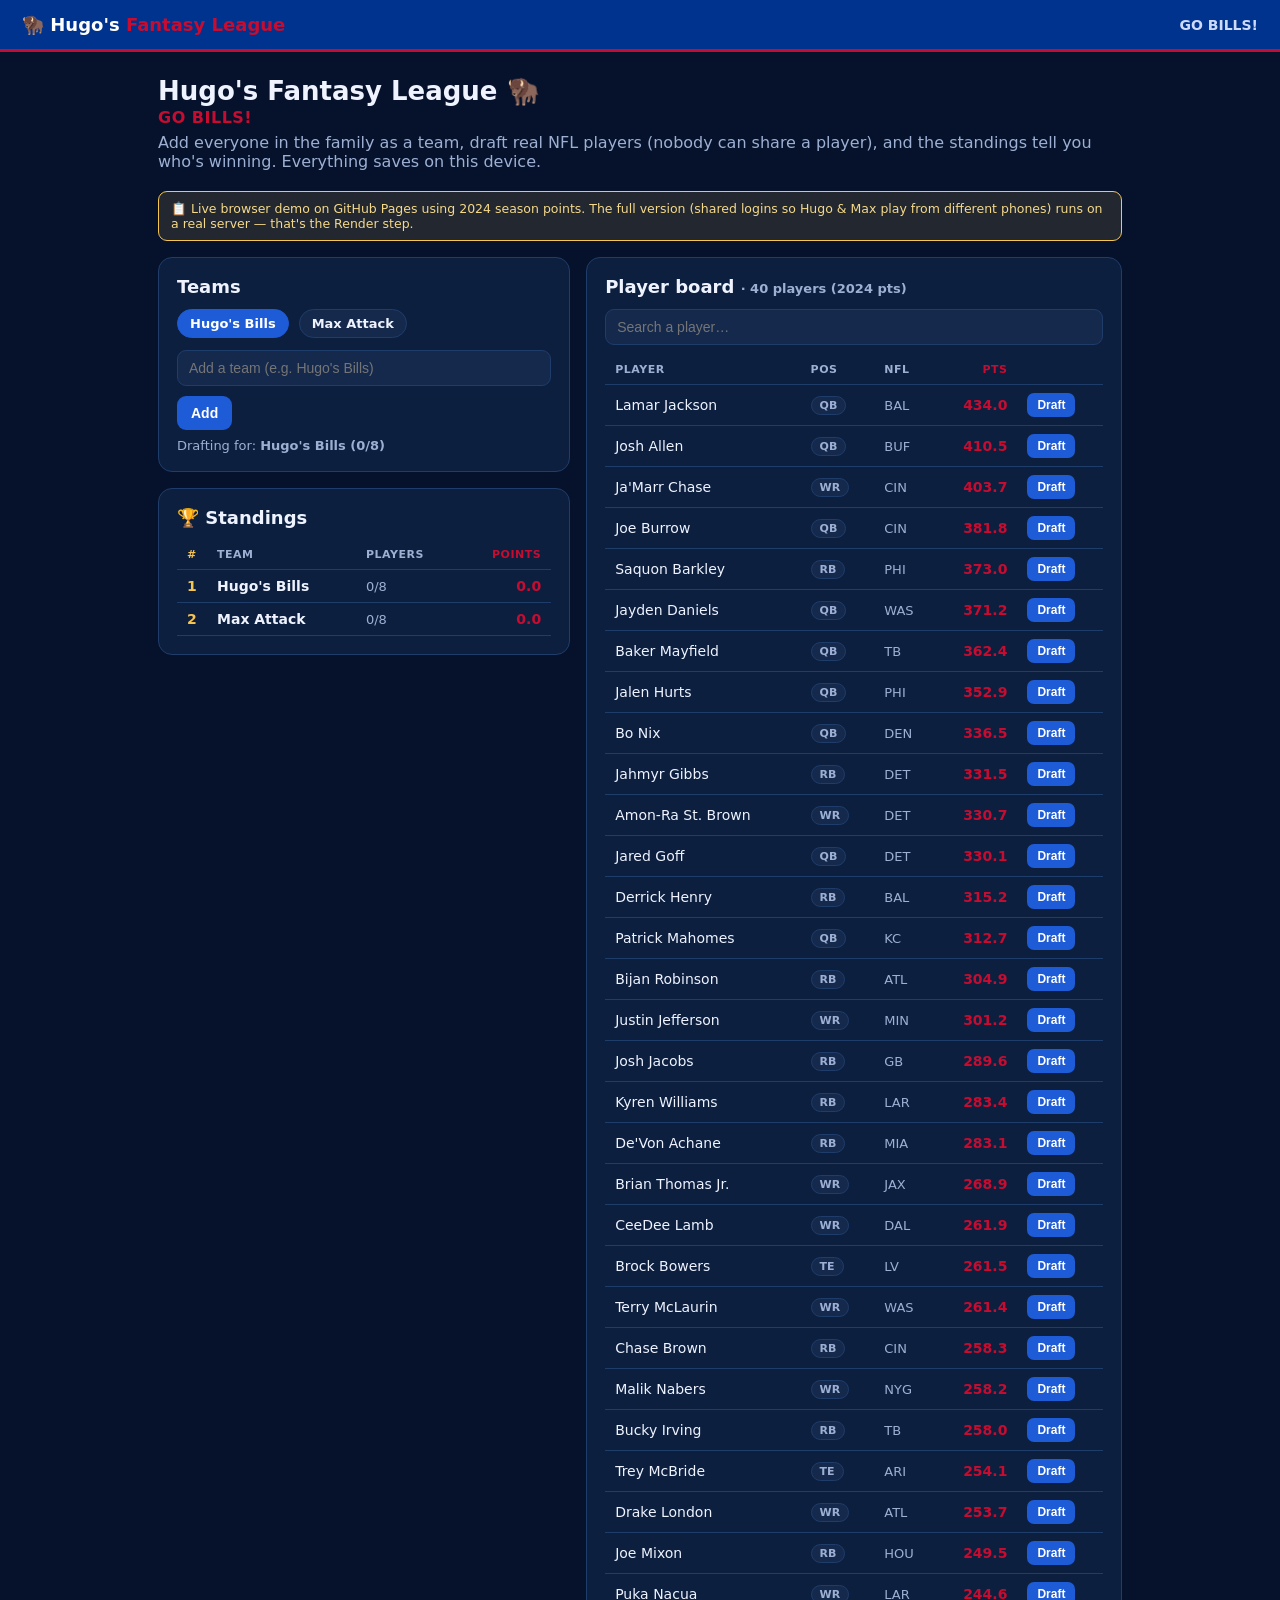
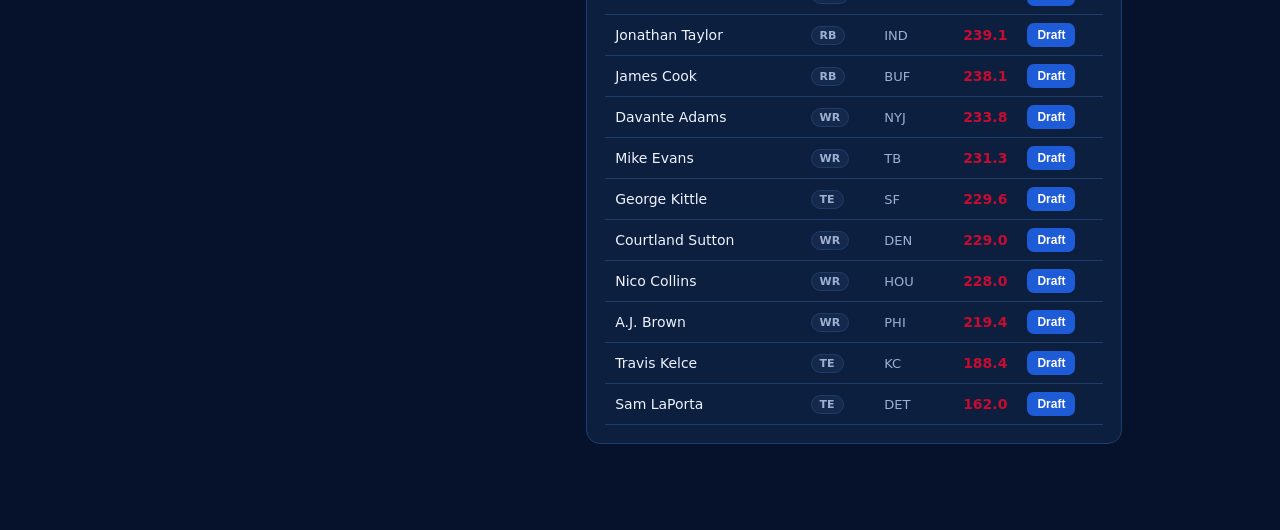
<file: docs/index.html>
<!DOCTYPE html>
<html lang="en">
<head>
<meta charset="UTF-8" />
<meta name="viewport" content="width=device-width, initial-scale=1.0" />
<title>Hugo's Fantasy League 🦬</title>
<style>
  *,*::before,*::after{box-sizing:border-box;margin:0;padding:0}
  :root{
    --bg:#06122b;--surface:#0d1f3f;--surface2:#15294d;--border:#1f3d6b;
    --text-hi:#eef3ff;--text-lo:#9db0d4;--accent:#1e5bd6;--bills:#00338D;
    --red:#C60C30;--gold:#f5c451;--radius:14px;
    --font:system-ui,-apple-system,'Segoe UI',Roboto,sans-serif;
  }
  html,body{min-height:100%;background:var(--bg);color:var(--text-hi);font-family:var(--font)}
  .nav{display:flex;align-items:center;gap:14px;padding:14px 22px;background:var(--bills);
       border-bottom:3px solid var(--red);position:sticky;top:0;z-index:10}
  .nav .brand{font-weight:800;font-size:18px;color:#fff}
  .nav .brand span{color:var(--red)}
  .nav .spacer{flex:1}
  .nav .who{color:#cddafc;font-size:14px;font-weight:600}
  .wrap{max-width:1000px;margin:0 auto;padding:24px 18px 70px}
  h1{font-size:26px;margin-bottom:2px}
  .go{color:var(--red);font-weight:800;letter-spacing:.5px;margin-bottom:6px}
  p.sub{color:var(--text-lo);margin-bottom:20px}
  .grid{display:grid;grid-template-columns:1fr 1.3fr;gap:16px}
  @media(max-width:760px){.grid{grid-template-columns:1fr}}
  .card{background:var(--surface);border:1px solid var(--border);border-radius:var(--radius);padding:18px;margin-bottom:16px}
  h2{font-size:18px;margin-bottom:12px}
  .btn{background:var(--accent);color:#fff;font-weight:700;border:none;border-radius:9px;padding:9px 14px;font-size:14px;cursor:pointer}
  .btn:hover{filter:brightness(1.1)}
  .btn.small{padding:5px 10px;font-size:12px;border-radius:7px}
  .btn.ghost{background:transparent;border:1px solid var(--border);color:var(--text-hi)}
  .btn.red{background:var(--red)}
  input{width:100%;background:var(--surface2);border:1px solid var(--border);border-radius:9px;padding:9px 11px;color:var(--text-hi);font-size:14px}
  table{width:100%;border-collapse:collapse}
  th,td{text-align:left;padding:8px 10px;border-bottom:1px solid var(--border);font-size:14px}
  th{color:var(--text-lo);font-size:11px;text-transform:uppercase;letter-spacing:.5px}
  .rank{font-weight:800;color:var(--gold);width:30px}
  .pts{font-weight:800;color:var(--red);text-align:right}
  .muted{color:var(--text-lo);font-size:13px}
  .pill{display:inline-block;background:var(--surface2);border:1px solid var(--border);border-radius:999px;padding:2px 8px;font-size:11px;color:var(--text-lo);font-weight:700}
  .leader{outline:2px solid var(--gold);outline-offset:-2px}
  .row{display:flex;gap:10px;flex-wrap:wrap;align-items:center}
  .teamtab{padding:6px 12px;border-radius:999px;border:1px solid var(--border);background:var(--surface2);cursor:pointer;font-weight:700;font-size:13px}
  .teamtab.active{background:var(--accent);border-color:var(--accent);color:#fff}
  .search{margin-bottom:10px}
  .note{background:rgba(245,196,81,.12);border:1px solid var(--gold);color:#f5d98a;padding:9px 12px;border-radius:9px;font-size:12.5px;margin-bottom:16px}
  .full{opacity:.5}
</style>
</head>
<body>
<nav class="nav">
  <div class="brand">🦬 Hugo's <span>Fantasy League</span></div>
  <div class="spacer"></div>
  <div class="who">GO BILLS!</div>
</nav>
<div class="wrap">
  <h1>Hugo's Fantasy League 🦬</h1>
  <div class="go">GO BILLS!</div>
  <p class="sub">Add everyone in the family as a team, draft real NFL players (nobody can share a player),
     and the standings tell you who's winning. Everything saves on this device.</p>

  <div class="note">📋 Live browser demo on GitHub Pages using 2024 season points. The full version
     (shared logins so Hugo &amp; Max play from different phones) runs on a real server — that's the Render step.</div>

  <div class="grid">
    <div>
      <div class="card">
        <h2>Teams</h2>
        <div id="teamtabs" class="row" style="margin-bottom:12px"></div>
        <div class="row">
          <input id="newteam" placeholder="Add a team (e.g. Hugo's Bills)" />
          <button class="btn" onclick="addTeam()">Add</button>
        </div>
        <p class="muted" style="margin-top:8px">Drafting for: <strong id="activeName">—</strong></p>
      </div>

      <div class="card">
        <h2>🏆 Standings</h2>
        <table id="standings"></table>
      </div>
    </div>

    <div class="card">
      <h2>Player board <span class="muted" id="poolcount"></span></h2>
      <input class="search" id="search" placeholder="Search a player…" oninput="renderPool()" />
      <table id="pool"></table>
    </div>
  </div>
</div>

<script>
// ---- mocked top-40 players by ~2024 PPR fantasy points (demo data) ----
const POOL = [
 ["Lamar Jackson","QB","BAL",434.0],["Josh Allen","QB","BUF",410.5],["Jalen Hurts","QB","PHI",352.9],
 ["Joe Burrow","QB","CIN",381.8],["Jared Goff","QB","DET",330.1],["Baker Mayfield","QB","TB",362.4],
 ["Saquon Barkley","RB","PHI",373.0],["Jahmyr Gibbs","RB","DET",331.5],["Derrick Henry","RB","BAL",315.2],
 ["Bijan Robinson","RB","ATL",304.9],["De'Von Achane","RB","MIA",283.1],["James Cook","RB","BUF",238.1],
 ["Ja'Marr Chase","WR","CIN",403.7],["Justin Jefferson","WR","MIN",301.2],["Amon-Ra St. Brown","WR","DET",330.7],
 ["Puka Nacua","WR","LAR",244.6],["Brian Thomas Jr.","WR","JAX",268.9],["Terry McLaurin","WR","WAS",261.4],
 ["Malik Nabers","WR","NYG",258.2],["Drake London","WR","ATL",253.7],["Nico Collins","WR","HOU",228.0],
 ["A.J. Brown","WR","PHI",219.4],["CeeDee Lamb","WR","DAL",261.9],["Mike Evans","WR","TB",231.3],
 ["George Kittle","TE","SF",229.6],["Trey McBride","TE","ARI",254.1],["Brock Bowers","TE","LV",261.5],
 ["Travis Kelce","TE","KC",188.4],["Sam LaPorta","TE","DET",162.0],
 ["Kyren Williams","RB","LAR",283.4],["Josh Jacobs","RB","GB",289.6],["Chase Brown","RB","CIN",258.3],
 ["Bucky Irving","RB","TB",258.0],["Joe Mixon","RB","HOU",249.5],["Jonathan Taylor","RB","IND",239.1],
 ["Jayden Daniels","QB","WAS",371.2],["Patrick Mahomes","QB","KC",312.7],["Bo Nix","QB","DEN",336.5],
 ["Davante Adams","WR","NYJ",233.8],["Courtland Sutton","WR","DEN",229.0],
].map((p,i)=>({id:"p"+i,name:p[0],pos:p[1],team:p[2],pts:p[3]}));

const LIMIT=8;
const KEY="ffl_demo_v1";
let state = load() || {teams:[], active:null};

function load(){ try{return JSON.parse(localStorage.getItem(KEY));}catch(e){return null;} }
function save(){ localStorage.setItem(KEY, JSON.stringify(state)); }

function addTeam(){
  const el=document.getElementById("newteam");
  const name=(el.value||"").trim();
  if(!name) return;
  const id="t"+Date.now();
  state.teams.push({id,name,roster:[]});
  state.active=id; el.value="";
  save(); renderAll();
}
function setActive(id){ state.active=id; save(); renderAll(); }

function takenSet(){ const s=new Set(); state.teams.forEach(t=>t.roster.forEach(pid=>s.add(pid))); return s; }
function activeTeam(){ return state.teams.find(t=>t.id===state.active); }

function draft(pid){
  const t=activeTeam();
  if(!t){ alert("Add a team first!"); return; }
  if(t.roster.length>=LIMIT){ alert("That team's roster is full ("+LIMIT+")."); return; }
  if(takenSet().has(pid)){ alert("That player is already taken in this league."); return; }
  t.roster.push(pid); save(); renderAll();
}
function drop(pid){ const t=activeTeam(); if(!t)return; t.roster=t.roster.filter(x=>x!==pid); save(); renderAll(); }
function byId(pid){ return POOL.find(p=>p.id===pid); }

function renderTabs(){
  const c=document.getElementById("teamtabs");
  if(!state.teams.length){ c.innerHTML='<span class="muted">No teams yet — add one below.</span>'; }
  else c.innerHTML = state.teams.map(t=>
    `<span class="teamtab ${t.id===state.active?'active':''}" onclick="setActive('${t.id}')">${esc(t.name)}</span>`).join("");
  const a=activeTeam();
  document.getElementById("activeName").textContent = a? a.name+" ("+a.roster.length+"/"+LIMIT+")" : "—";
}

function renderStandings(){
  const rows = state.teams.map(t=>{
    const total = t.roster.reduce((s,pid)=>s+(byId(pid)?.pts||0),0);
    return {t, total};
  }).sort((a,b)=>b.total-a.total);
  const el=document.getElementById("standings");
  if(!rows.length){ el.innerHTML='<tr><td class="muted">Add teams and draft players to see standings.</td></tr>'; return; }
  let h='<tr><th class="rank">#</th><th>Team</th><th>Players</th><th class="pts">Points</th></tr>';
  rows.forEach((r,i)=>{
    const lead = i===0 && r.total>0;
    h+=`<tr class="${lead?'leader':''}"><td class="rank">${i+1}</td>`+
       `<td><strong>${esc(r.t.name)}</strong> ${lead?'<span class="pill" style="color:var(--gold)">Leader</span>':''}</td>`+
       `<td class="muted">${r.t.roster.length}/${LIMIT}</td>`+
       `<td class="pts">${r.total.toFixed(1)}</td></tr>`;
    r.t.roster.forEach(pid=>{const p=byId(pid); if(!p)return;
      h+=`<tr><td></td><td class="muted">${esc(p.name)} <span class="pill">${p.pos}</span> ${p.team}</td>`+
         `<td></td><td class="pts" style="color:var(--text-lo);font-weight:600">${p.pts.toFixed(1)} `+
         `<button class="btn small ghost" onclick="drop('${pid}')">✕</button></td></tr>`;
    });
  });
  el.innerHTML=h;
}

function renderPool(){
  const q=(document.getElementById("search").value||"").toLowerCase();
  const taken=takenSet();
  const t=activeTeam();
  const full = t && t.roster.length>=LIMIT;
  const list=POOL.slice().sort((a,b)=>b.pts-a.pts).filter(p=>!q||p.name.toLowerCase().includes(q));
  document.getElementById("poolcount").textContent="· "+POOL.length+" players (2024 pts)";
  let h='<tr><th>Player</th><th>Pos</th><th>NFL</th><th class="pts">Pts</th><th></th></tr>';
  list.forEach(p=>{
    const isTaken=taken.has(p.id);
    let act;
    if(isTaken) act='<span class="pill">Taken</span>';
    else if(full) act='<span class="muted">Full</span>';
    else act=`<button class="btn small" onclick="draft('${p.id}')">Draft</button>`;
    h+=`<tr class="${isTaken?'full':''}"><td>${esc(p.name)}</td><td><span class="pill">${p.pos}</span></td>`+
       `<td class="muted">${p.team}</td><td class="pts">${p.pts.toFixed(1)}</td><td>${act}</td></tr>`;
  });
  document.getElementById("pool").innerHTML=h;
}

function esc(s){return (s+"").replace(/[&<>"']/g,c=>({"&":"&amp;","<":"&lt;",">":"&gt;",'"':"&quot;","'":"&#39;"}[c]));}
function renderAll(){ renderTabs(); renderStandings(); renderPool(); }

// seed two teams the first time so it's not empty
if(!state.teams.length){
  state.teams=[{id:"t1",name:"Hugo's Bills",roster:[]},{id:"t2",name:"Max Attack",roster:[]}];
  state.active="t1"; save();
}
renderAll();
</script>
</body>
</html>
</file>
